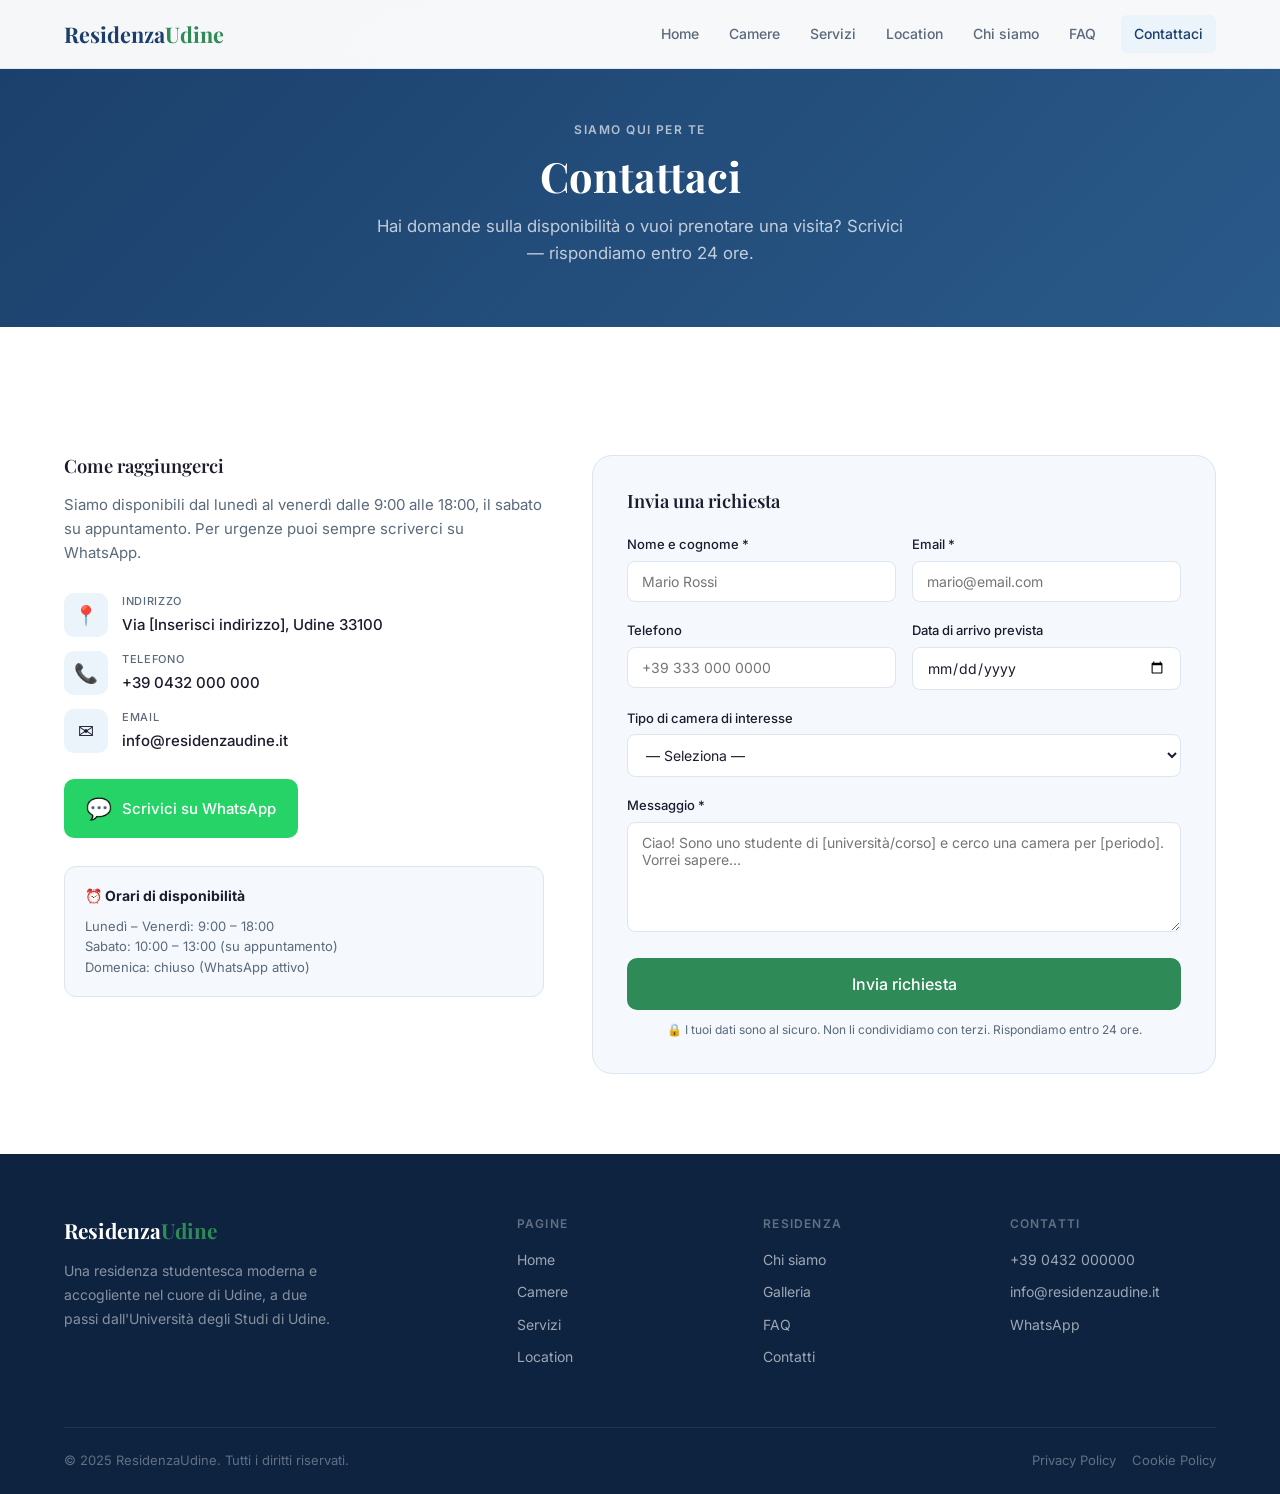
<file: contatti.html>
<!DOCTYPE html>
<html lang="it">
<head>
  <meta charset="UTF-8" />
  <meta name="viewport" content="width=device-width, initial-scale=1.0" />
  <title>Contatti — ResidenzaUdine</title>
  <meta name="description" content="Contatta ResidenzaUdine per informazioni su camere e disponibilità. Rispondiamo entro 24 ore via email, telefono o WhatsApp." />
  <link rel="stylesheet" href="css/style.css" />
</head>
<body>

<nav class="nav">
  <div class="nav-inner">
    <a href="index.html" class="nav-logo">Residenza<span>Udine</span></a>
    <div class="nav-links">
      <a href="index.html">Home</a>
      <a href="camere.html">Camere</a>
      <a href="servizi.html">Servizi</a>
      <a href="location.html">Location</a>
      <a href="about.html">Chi siamo</a>
      <a href="faq.html">FAQ</a>
      <a href="contatti.html" class="btn btn-primario nav-cta attivo">Contattaci</a>
    </div>
    <button class="hamburger" id="hamburger" aria-label="Menu">
      <span></span><span></span><span></span>
    </button>
  </div>
  <div class="nav-mobile" id="nav-mobile">
    <a href="index.html">Home</a>
    <a href="camere.html">Camere</a>
    <a href="servizi.html">Servizi</a>
    <a href="location.html">Location</a>
    <a href="about.html">Chi siamo</a>
    <a href="faq.html">FAQ</a>
    <a href="contatti.html" class="btn btn-primario nav-cta-mobile">Contattaci</a>
  </div>
</nav>

<div class="hero-pagina">
  <span class="eyebrow eyebrow-white">Siamo qui per te</span>
  <h1>Contattaci</h1>
  <p>Hai domande sulla disponibilità o vuoi prenotare una visita? Scrivici — rispondiamo entro 24 ore.</p>
</div>

<section class="sezione">
  <div class="container">
    <div class="contatti-grid">

      <div class="contatti-info">
        <h3>Come raggiungerci</h3>
        <p>Siamo disponibili dal lunedì al venerdì dalle 9:00 alle 18:00, il sabato su appuntamento. Per urgenze puoi sempre scriverci su WhatsApp.</p>

        <div class="contatto-dettagli">
          <div class="contatto-item">
            <div class="contatto-icon">📍</div>
            <div>
              <div class="contatto-label">Indirizzo</div>
              <!-- Sostituisci con l'indirizzo reale -->
              <div class="contatto-valore">Via [Inserisci indirizzo], Udine 33100</div>
            </div>
          </div>
          <div class="contatto-item">
            <div class="contatto-icon">📞</div>
            <div>
              <div class="contatto-label">Telefono</div>
              <!-- Sostituisci con il numero reale -->
              <div class="contatto-valore">+39 0432 000 000</div>
            </div>
          </div>
          <div class="contatto-item">
            <div class="contatto-icon">✉️</div>
            <div>
              <div class="contatto-label">Email</div>
              <!-- Sostituisci con l'email reale -->
              <div class="contatto-valore">info@residenzaudine.it</div>
            </div>
          </div>
        </div>

        <!-- Bottone WhatsApp - sostituisci il numero -->
        <a href="https://wa.me/39000000000?text=Ciao!%20Vorrei%20informazioni%20sulle%20camere%20disponibili." class="whatsapp-btn">
          <span style="font-size:1.3rem;">💬</span>
          Scrivici su WhatsApp
        </a>

        <div class="orari">
          <h4>⏰ Orari di disponibilità</h4>
          <p>Lunedì – Venerdì: 9:00 – 18:00<br/>
          Sabato: 10:00 – 13:00 (su appuntamento)<br/>
          Domenica: chiuso (WhatsApp attivo)</p>
        </div>
      </div>

      <div class="form-card">
        <h3>Invia una richiesta</h3>
        <!-- 
          COME RENDERE IL FORM FUNZIONANTE:
          Opzione 1: usa Formspree.io (gratuito) — aggiungi action="https://formspree.io/f/TUOID"
          Opzione 2: usa Netlify Forms — aggiungi netlify all'attributo <form>
          Opzione 3: collega a un backend personalizzato
        -->
        <form id="form-contatto" onsubmit="inviaForm(event)">
          <div class="form-riga">
            <div class="form-group">
              <label for="nome">Nome e cognome *</label>
              <input type="text" id="nome" name="nome" placeholder="Mario Rossi" required />
            </div>
            <div class="form-group">
              <label for="email">Email *</label>
              <input type="email" id="email" name="email" placeholder="mario@email.com" required />
            </div>
          </div>
          <div class="form-riga">
            <div class="form-group">
              <label for="telefono">Telefono</label>
              <input type="tel" id="telefono" name="telefono" placeholder="+39 333 000 0000" />
            </div>
            <div class="form-group">
              <label for="arrivo">Data di arrivo prevista</label>
              <input type="date" id="arrivo" name="arrivo" />
            </div>
          </div>
          <div class="form-group">
            <label for="tipo-camera">Tipo di camera di interesse</label>
            <select id="tipo-camera" name="tipo-camera">
              <option value="">— Seleziona —</option>
              <option value="singola">Camera singola (da €450/mese)</option>
              <option value="doppia">Camera doppia (da €320/mese a persona)</option>
              <option value="monolocale">Monolocale (da €550/mese)</option>
              <option value="non-so">Non so ancora — vorrei informazioni</option>
            </select>
          </div>
          <div class="form-group">
            <label for="messaggio">Messaggio *</label>
            <textarea id="messaggio" name="messaggio" placeholder="Ciao! Sono uno studente di [università/corso] e cerco una camera per [periodo]. Vorrei sapere..." required></textarea>
          </div>
          <button type="submit" class="btn btn-primario btn-lg btn-full">
            Invia richiesta
          </button>
          <p class="form-nota">🔒 I tuoi dati sono al sicuro. Non li condividiamo con terzi. Rispondiamo entro 24 ore.</p>
        </form>
        <div id="form-successo" style="display:none;text-align:center;padding:30px 0;">
          <div style="font-size:3rem;margin-bottom:12px;">✅</div>
          <h3 style="margin-bottom:8px;">Messaggio inviato!</h3>
          <p style="color:var(--testo-light);">Ti risponderemo entro 24 ore. A presto!</p>
        </div>
      </div>

    </div>
  </div>
</section>

<footer class="footer">
  <div class="container">
    <div class="footer-griglia">
      <div class="footer-brand">
        <div class="footer-logo">Residenza<span>Udine</span></div>
        <p>Una residenza studentesca moderna e accogliente nel cuore di Udine, a due passi dall'Università degli Studi di Udine.</p>
      </div>
      <div class="footer-col">
        <h4>Pagine</h4>
        <a href="index.html">Home</a>
        <a href="camere.html">Camere</a>
        <a href="servizi.html">Servizi</a>
        <a href="location.html">Location</a>
      </div>
      <div class="footer-col">
        <h4>Residenza</h4>
        <a href="about.html">Chi siamo</a>
        <a href="galleria.html">Galleria</a>
        <a href="faq.html">FAQ</a>
        <a href="contatti.html">Contatti</a>
      </div>
      <div class="footer-col">
        <h4>Contatti</h4>
        <a href="tel:+390432000000">+39 0432 000000</a>
        <a href="mailto:info@residenzaudine.it">info@residenzaudine.it</a>
        <a href="https://wa.me/39000000000">WhatsApp</a>
      </div>
    </div>
    <div class="footer-bottom">
      <span>© 2025 ResidenzaUdine. Tutti i diritti riservati.</span>
      <div style="display:flex;gap:16px;"><a href="#">Privacy Policy</a><a href="#">Cookie Policy</a></div>
    </div>
  </div>
</footer>

<script src="js/main.js"></script>
<script>
// Form demo (mostra conferma senza inviare davvero)
// Sostituisci con Formspree, Netlify Forms o il tuo backend
function inviaForm(e) {
  e.preventDefault();
  document.getElementById('form-contatto').style.display = 'none';
  document.getElementById('form-successo').style.display = 'block';
}
</script>
</body>
</html>
</file>
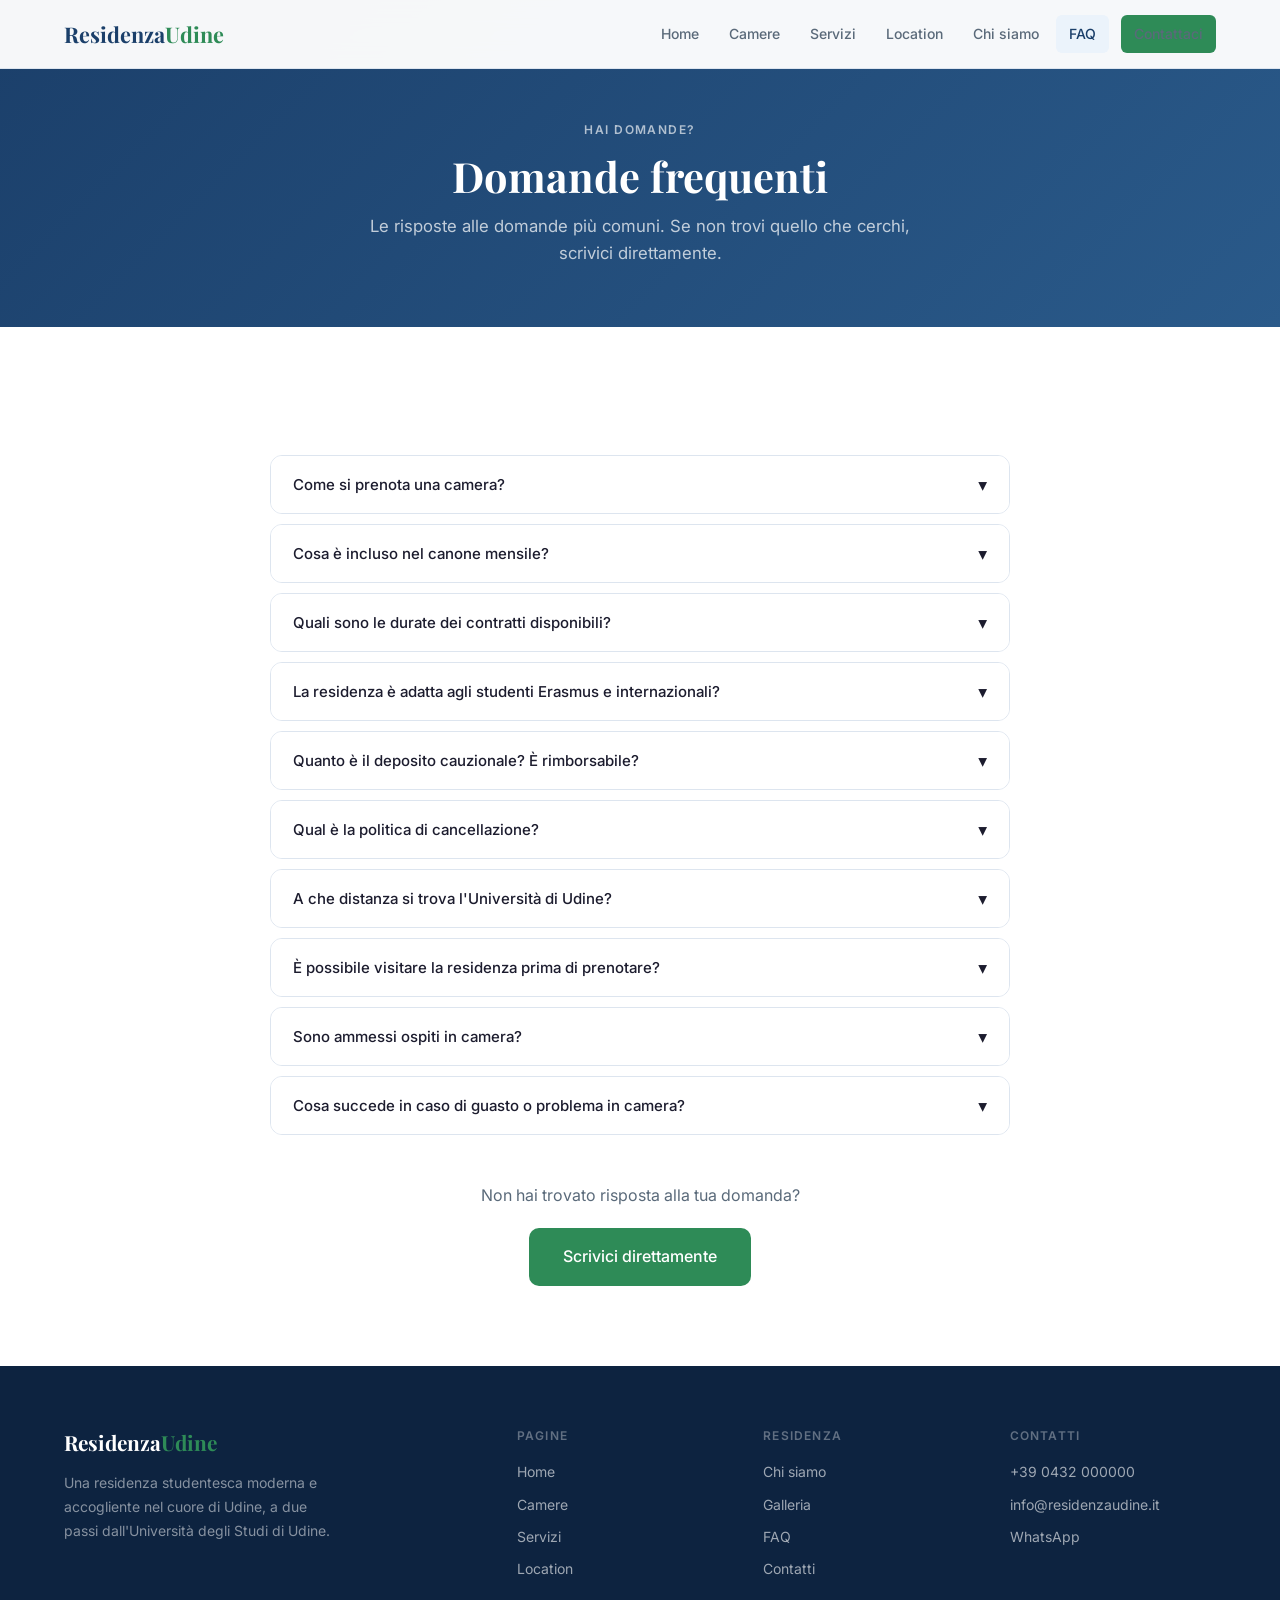
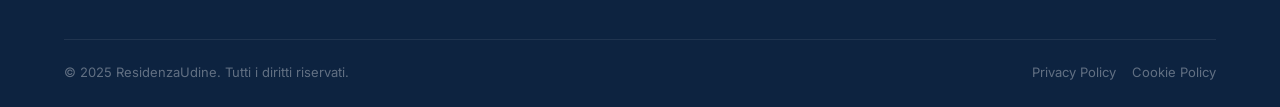
<file: faq.html>
<!DOCTYPE html>
<html lang="it">
<head>
  <meta charset="UTF-8" />
  <meta name="viewport" content="width=device-width, initial-scale=1.0" />
  <title>FAQ — ResidenzaUdine</title>
  <meta name="description" content="Domande frequenti sulla residenza studentesca di Udine: prenotazione, prezzi, contratti, servizi e molto altro." />
  <link rel="stylesheet" href="css/style.css" />
</head>
<body>

<nav class="nav">
  <div class="nav-inner">
    <a href="index.html" class="nav-logo">Residenza<span>Udine</span></a>
    <div class="nav-links">
      <a href="index.html">Home</a>
      <a href="camere.html">Camere</a>
      <a href="servizi.html">Servizi</a>
      <a href="location.html">Location</a>
      <a href="about.html">Chi siamo</a>
      <a href="faq.html" class="attivo">FAQ</a>
      <a href="contatti.html" class="btn btn-primario nav-cta">Contattaci</a>
    </div>
    <button class="hamburger" id="hamburger" aria-label="Menu">
      <span></span><span></span><span></span>
    </button>
  </div>
  <div class="nav-mobile" id="nav-mobile">
    <a href="index.html">Home</a>
    <a href="camere.html">Camere</a>
    <a href="servizi.html">Servizi</a>
    <a href="location.html">Location</a>
    <a href="about.html">Chi siamo</a>
    <a href="faq.html">FAQ</a>
    <a href="contatti.html" class="btn btn-primario nav-cta-mobile">Contattaci</a>
  </div>
</nav>

<div class="hero-pagina">
  <span class="eyebrow eyebrow-white">Hai domande?</span>
  <h1>Domande frequenti</h1>
  <p>Le risposte alle domande più comuni. Se non trovi quello che cerchi, scrivici direttamente.</p>
</div>

<section class="sezione">
  <div class="container">
    <div class="faq-lista">

      <div class="faq-item">
        <button class="faq-domanda">
          Come si prenota una camera?
          <span class="faq-chevron">▾</span>
        </button>
        <div class="faq-risposta">
          Per prenotare una camera è sufficiente compilare il modulo di contatto sul nostro sito o scriverci via WhatsApp. Ti risponderemo entro 24 ore per confermare la disponibilità e concordare un appuntamento — in presenza o in videochiamata — per visionare la camera. Dopodiché procederemo con la firma del contratto e il versamento della caparra.
        </div>
      </div>

      <div class="faq-item">
        <button class="faq-domanda">
          Cosa è incluso nel canone mensile?
          <span class="faq-chevron">▾</span>
        </button>
        <div class="faq-risposta">
          Il canone mensile include: WiFi in fibra ottica senza limiti, utenze (acqua, luce, gas, riscaldamento), pulizia degli spazi comuni, accesso alle sale studio, cucine condivise, lavanderia e parcheggio bici. Non ci sono costi nascosti.
        </div>
      </div>

      <div class="faq-item">
        <button class="faq-domanda">
          Quali sono le durate dei contratti disponibili?
          <span class="faq-chevron">▾</span>
        </button>
        <div class="faq-risposta">
          Offriamo contratti con diverse durate: contratti annuali (12 mesi), contratti per l'anno accademico (9-10 mesi) e soggiorni brevi da 3 a 6 mesi, ideali per programmi Erasmus e tirocini. Contattaci per sapere qual è la soluzione disponibile nel periodo che ti interessa.
        </div>
      </div>

      <div class="faq-item">
        <button class="faq-domanda">
          La residenza è adatta agli studenti Erasmus e internazionali?
          <span class="faq-chevron">▾</span>
        </button>
        <div class="faq-risposta">
          Assolutamente sì. Accogliamo studenti da tutto il mondo ogni anno. Il nostro staff parla italiano e inglese e siamo esperti nell'aiutare gli studenti stranieri con la burocrazia italiana: codice fiscale, registrazione al Comune, apertura di conto bancario e molto altro. Sei il benvenuto anche se è la prima volta che vieni in Italia.
        </div>
      </div>

      <div class="faq-item">
        <button class="faq-domanda">
          Quanto è il deposito cauzionale? È rimborsabile?
          <span class="faq-chevron">▾</span>
        </button>
        <div class="faq-risposta">
          Il deposito cauzionale è pari a due mensilità del canone concordato. Viene restituito integralmente alla fine del contratto, previa verifica dello stato della camera. Il rimborso avviene entro 30 giorni dalla restituzione delle chiavi.
        </div>
      </div>

      <div class="faq-item">
        <button class="faq-domanda">
          Qual è la politica di cancellazione?
          <span class="faq-chevron">▾</span>
        </button>
        <div class="faq-risposta">
          In caso di disdetta anticipata, è necessario un preavviso di almeno 30 giorni. Per i contratti brevi (3-6 mesi) il preavviso è di 15 giorni. In caso di disdetta senza preavviso, verrà trattenuta una mensilità a titolo di penale. Contattaci per discutere situazioni particolari.
        </div>
      </div>

      <div class="faq-item">
        <button class="faq-domanda">
          A che distanza si trova l'Università di Udine?
          <span class="faq-chevron">▾</span>
        </button>
        <div class="faq-risposta">
          Il campus principale di UniUD (Via Palladio) si trova a circa 5 minuti a piedi dalla residenza. Il campus scientifico di Via delle Scienze è raggiungibile in 10 minuti in bici. La nostra posizione è studiata per minimizzare i tempi di spostamento e massimizzare il tempo da dedicare allo studio e alla vita universitaria.
        </div>
      </div>

      <div class="faq-item">
        <button class="faq-domanda">
          È possibile visitare la residenza prima di prenotare?
          <span class="faq-chevron">▾</span>
        </button>
        <div class="faq-risposta">
          Certo, anzi te lo consigliamo! Puoi prenotare una visita gratuita scrivendo a info@residenzaudine.it o via WhatsApp. Se sei all'estero o non puoi venire di persona, organizziamo anche visite virtuali in videochiamata per mostrarti gli spazi in tempo reale.
        </div>
      </div>

      <div class="faq-item">
        <button class="faq-domanda">
          Sono ammessi ospiti in camera?
          <span class="faq-chevron">▾</span>
        </button>
        <div class="faq-risposta">
          Gli ospiti sono benvenuti negli spazi comuni della residenza durante il giorno. Per soggiorni notturni è necessario comunicarlo alla reception con anticipo e potrebbe essere applicata una piccola tariffa aggiuntiva. Non è consentito affittare la camera a terzi.
        </div>
      </div>

      <div class="faq-item">
        <button class="faq-domanda">
          Cosa succede in caso di guasto o problema in camera?
          <span class="faq-chevron">▾</span>
        </button>
        <div class="faq-risposta">
          Basta segnalarlo alla reception o tramite il nostro sistema di ticketing. Per guasti urgenti (acqua, riscaldamento, sicurezza) interveniamo entro poche ore. Per interventi di manutenzione ordinaria il tempo massimo è di 48 ore lavorative.
        </div>
      </div>

    </div>

    <div style="text-align:center;margin-top:48px;">
      <p style="color:var(--testo-light);margin-bottom:20px;">Non hai trovato risposta alla tua domanda?</p>
      <a href="contatti.html" class="btn btn-primario btn-lg">Scrivici direttamente</a>
    </div>
  </div>
</section>

<footer class="footer">
  <div class="container">
    <div class="footer-griglia">
      <div class="footer-brand">
        <div class="footer-logo">Residenza<span>Udine</span></div>
        <p>Una residenza studentesca moderna e accogliente nel cuore di Udine, a due passi dall'Università degli Studi di Udine.</p>
      </div>
      <div class="footer-col">
        <h4>Pagine</h4>
        <a href="index.html">Home</a>
        <a href="camere.html">Camere</a>
        <a href="servizi.html">Servizi</a>
        <a href="location.html">Location</a>
      </div>
      <div class="footer-col">
        <h4>Residenza</h4>
        <a href="about.html">Chi siamo</a>
        <a href="galleria.html">Galleria</a>
        <a href="faq.html">FAQ</a>
        <a href="contatti.html">Contatti</a>
      </div>
      <div class="footer-col">
        <h4>Contatti</h4>
        <a href="tel:+390432000000">+39 0432 000000</a>
        <a href="mailto:info@residenzaudine.it">info@residenzaudine.it</a>
        <a href="https://wa.me/39000000000">WhatsApp</a>
      </div>
    </div>
    <div class="footer-bottom">
      <span>© 2025 ResidenzaUdine. Tutti i diritti riservati.</span>
      <div style="display:flex;gap:16px;"><a href="#">Privacy Policy</a><a href="#">Cookie Policy</a></div>
    </div>
  </div>
</footer>

<script src="js/main.js"></script>
</body>
</html>
</file>
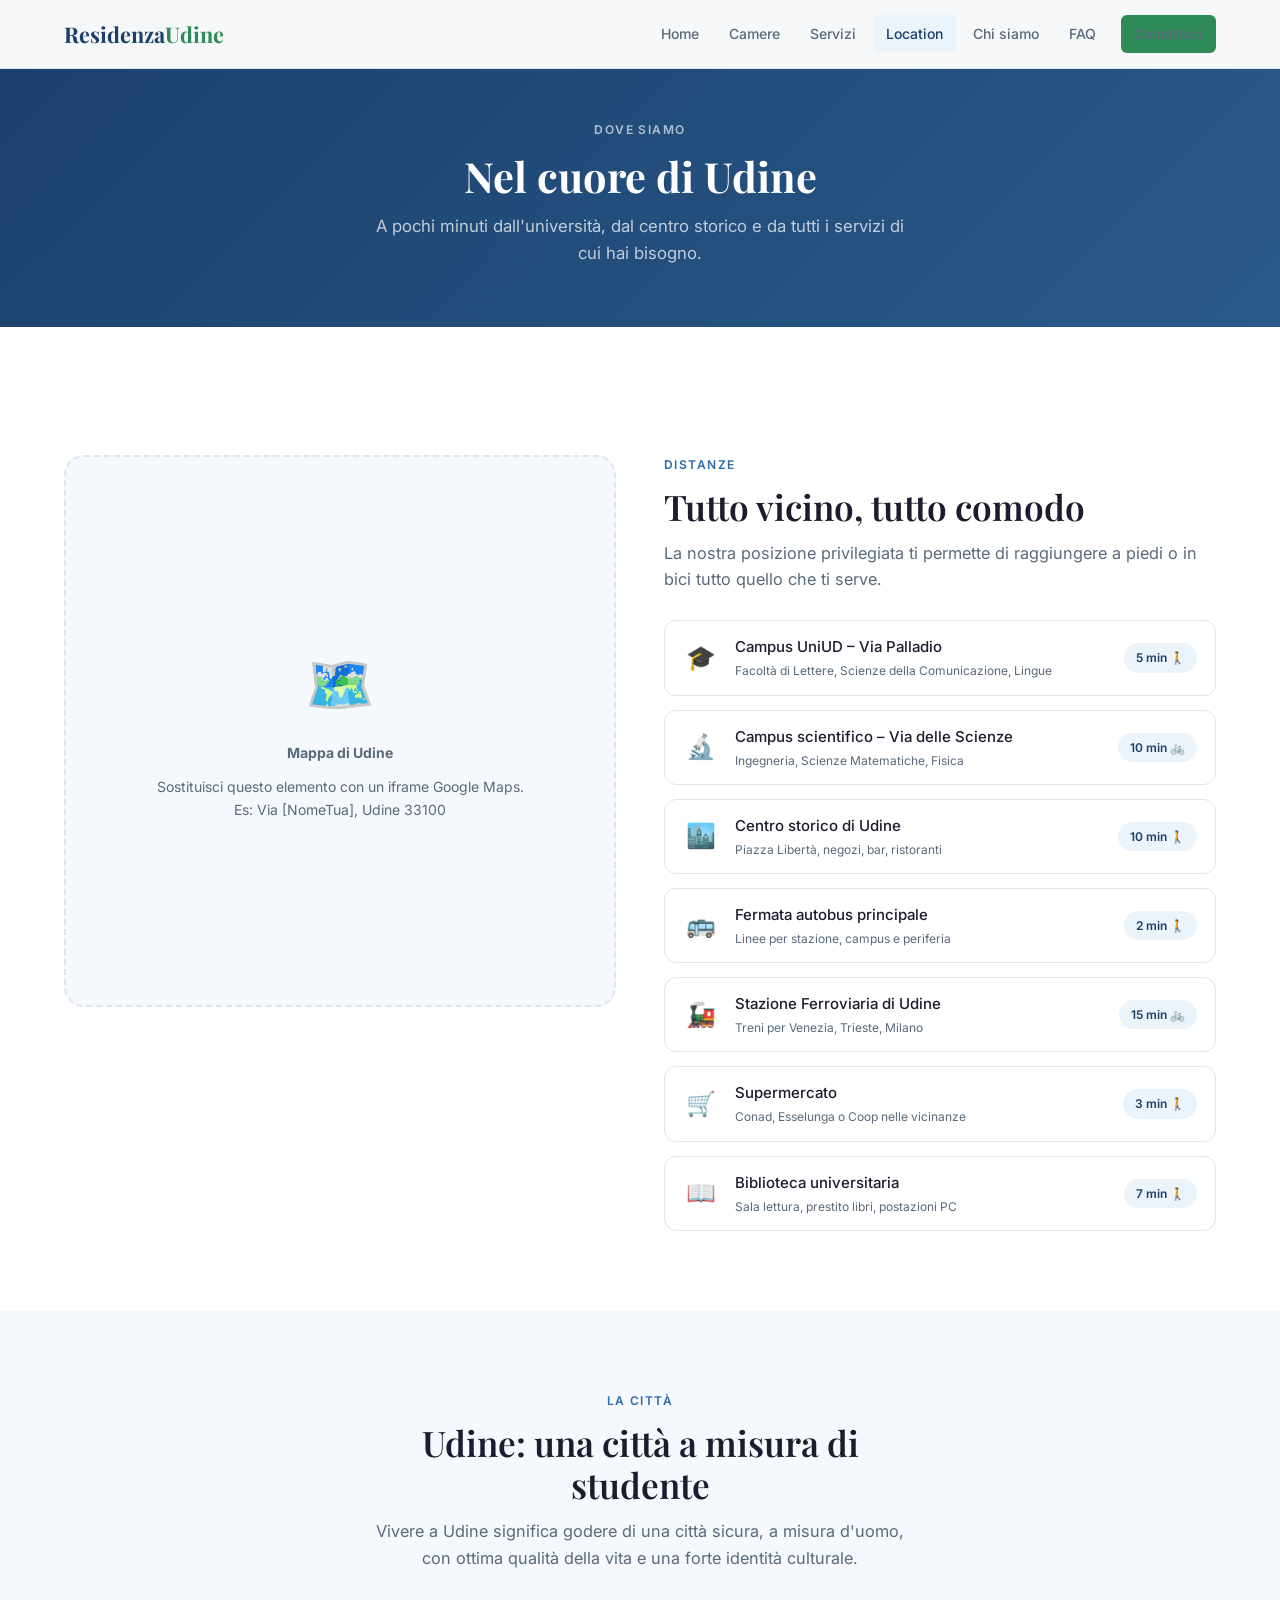
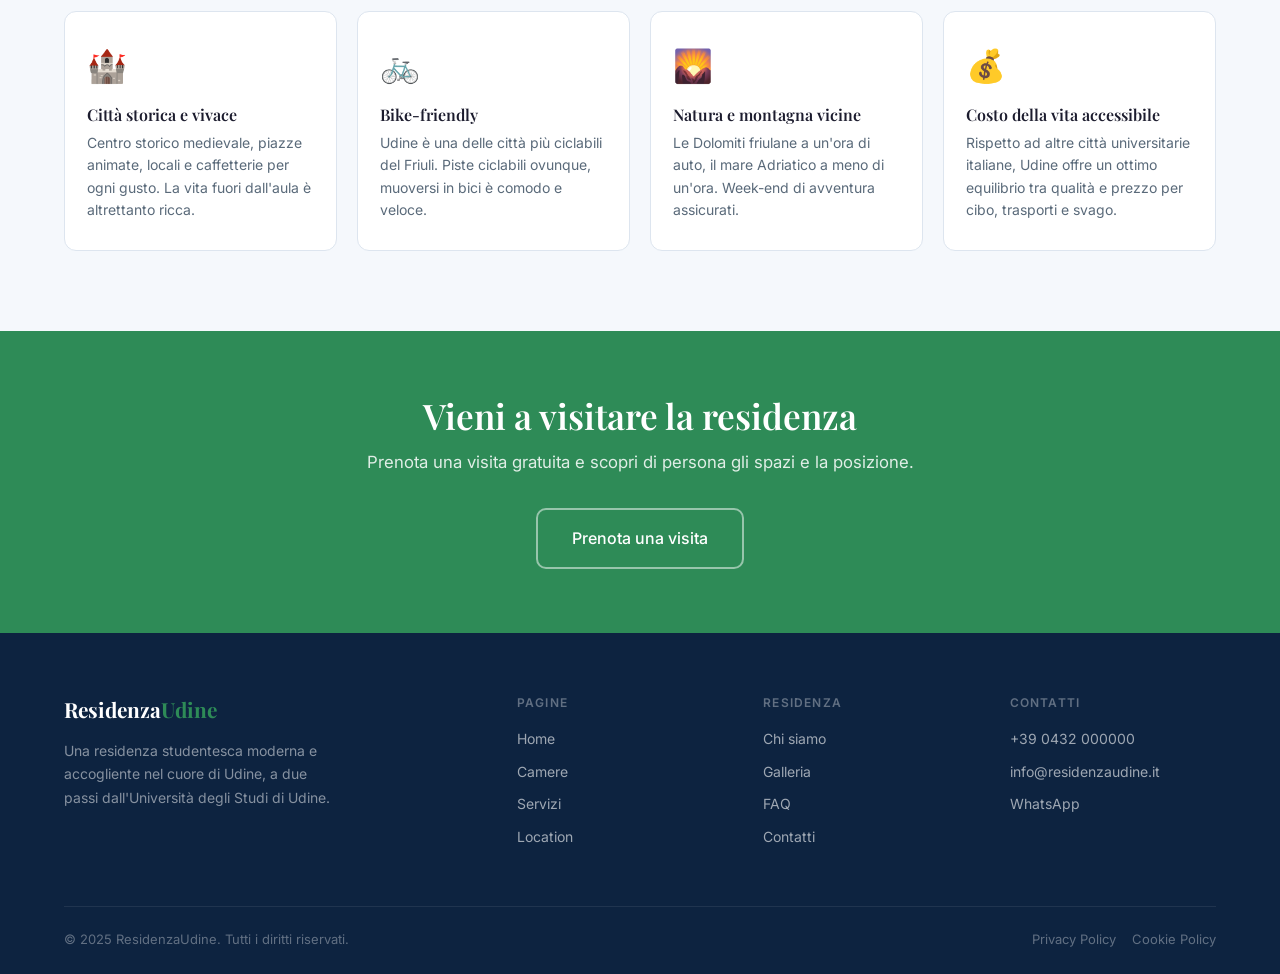
<file: location.html>
<!DOCTYPE html>
<html lang="it">
<head>
  <meta charset="UTF-8" />
  <meta name="viewport" content="width=device-width, initial-scale=1.0" />
  <title>Location — ResidenzaUdine</title>
  <meta name="description" content="La residenza si trova nel cuore di Udine, a 5 minuti dall'Università degli Studi di Udine. Scopri la posizione e i servizi nelle vicinanze." />
  <link rel="stylesheet" href="css/style.css" />
</head>
<body>

<nav class="nav">
  <div class="nav-inner">
    <a href="index.html" class="nav-logo">Residenza<span>Udine</span></a>
    <div class="nav-links">
      <a href="index.html">Home</a>
      <a href="camere.html">Camere</a>
      <a href="servizi.html">Servizi</a>
      <a href="location.html" class="attivo">Location</a>
      <a href="about.html">Chi siamo</a>
      <a href="faq.html">FAQ</a>
      <a href="contatti.html" class="btn btn-primario nav-cta">Contattaci</a>
    </div>
    <button class="hamburger" id="hamburger" aria-label="Menu">
      <span></span><span></span><span></span>
    </button>
  </div>
  <div class="nav-mobile" id="nav-mobile">
    <a href="index.html">Home</a>
    <a href="camere.html">Camere</a>
    <a href="servizi.html">Servizi</a>
    <a href="location.html">Location</a>
    <a href="about.html">Chi siamo</a>
    <a href="faq.html">FAQ</a>
    <a href="contatti.html" class="btn btn-primario nav-cta-mobile">Contattaci</a>
  </div>
</nav>

<div class="hero-pagina">
  <span class="eyebrow eyebrow-white">Dove siamo</span>
  <h1>Nel cuore di Udine</h1>
  <p>A pochi minuti dall'università, dal centro storico e da tutti i servizi di cui hai bisogno.</p>
</div>

<section class="sezione">
  <div class="container">
    <div class="location-grid">
      <div>
        <!-- Sostituisci questo div con un iframe Google Maps con il tuo indirizzo reale -->
        <div class="mappa-placeholder">
          <div class="mappa-placeholder-icon">🗺️</div>
          <strong>Mappa di Udine</strong>
          <p>Sostituisci questo elemento con un iframe Google Maps.<br/>Es: Via [NomeTua], Udine 33100</p>
          <!-- 
            COME AGGIUNGERE LA MAPPA:
            1. Vai su maps.google.com
            2. Cerca il tuo indirizzo
            3. Clicca "Condividi" → "Incorpora mappa"
            4. Copia l'iframe e incollalo qui al posto di questo div
          -->
        </div>
      </div>
      <div>
        <div class="sez-header" style="margin-bottom:28px;">
          <span class="eyebrow">Distanze</span>
          <h2>Tutto vicino, tutto comodo</h2>
          <p>La nostra posizione privilegiata ti permette di raggiungere a piedi o in bici tutto quello che ti serve.</p>
        </div>
        <div class="distanze">
          <div class="distanza-item">
            <div class="distanza-icon">🎓</div>
            <div>
              <div class="distanza-nome">Campus UniUD – Via Palladio</div>
              <div class="distanza-desc">Facoltà di Lettere, Scienze della Comunicazione, Lingue</div>
            </div>
            <div class="distanza-badge">5 min 🚶</div>
          </div>
          <div class="distanza-item">
            <div class="distanza-icon">🔬</div>
            <div>
              <div class="distanza-nome">Campus scientifico – Via delle Scienze</div>
              <div class="distanza-desc">Ingegneria, Scienze Matematiche, Fisica</div>
            </div>
            <div class="distanza-badge">10 min 🚲</div>
          </div>
          <div class="distanza-item">
            <div class="distanza-icon">🏙️</div>
            <div>
              <div class="distanza-nome">Centro storico di Udine</div>
              <div class="distanza-desc">Piazza Libertà, negozi, bar, ristoranti</div>
            </div>
            <div class="distanza-badge">10 min 🚶</div>
          </div>
          <div class="distanza-item">
            <div class="distanza-icon">🚌</div>
            <div>
              <div class="distanza-nome">Fermata autobus principale</div>
              <div class="distanza-desc">Linee per stazione, campus e periferia</div>
            </div>
            <div class="distanza-badge">2 min 🚶</div>
          </div>
          <div class="distanza-item">
            <div class="distanza-icon">🚂</div>
            <div>
              <div class="distanza-nome">Stazione Ferroviaria di Udine</div>
              <div class="distanza-desc">Treni per Venezia, Trieste, Milano</div>
            </div>
            <div class="distanza-badge">15 min 🚲</div>
          </div>
          <div class="distanza-item">
            <div class="distanza-icon">🛒</div>
            <div>
              <div class="distanza-nome">Supermercato</div>
              <div class="distanza-desc">Conad, Esselunga o Coop nelle vicinanze</div>
            </div>
            <div class="distanza-badge">3 min 🚶</div>
          </div>
          <div class="distanza-item">
            <div class="distanza-icon">📖</div>
            <div>
              <div class="distanza-nome">Biblioteca universitaria</div>
              <div class="distanza-desc">Sala lettura, prestito libri, postazioni PC</div>
            </div>
            <div class="distanza-badge">7 min 🚶</div>
          </div>
        </div>
      </div>
    </div>
  </div>
</section>

<section class="sezione sezione-alt">
  <div class="container">
    <div class="sez-header centro">
      <span class="eyebrow">La città</span>
      <h2>Udine: una città a misura di studente</h2>
      <p>Vivere a Udine significa godere di una città sicura, a misura d'uomo, con ottima qualità della vita e una forte identità culturale.</p>
    </div>
    <div class="perche-grid" style="margin-top:40px;">
      <div class="perche-card">
        <div class="perche-icon">🏰</div>
        <h3>Città storica e vivace</h3>
        <p>Centro storico medievale, piazze animate, locali e caffetterie per ogni gusto. La vita fuori dall'aula è altrettanto ricca.</p>
      </div>
      <div class="perche-card">
        <div class="perche-icon">🚲</div>
        <h3>Bike-friendly</h3>
        <p>Udine è una delle città più ciclabili del Friuli. Piste ciclabili ovunque, muoversi in bici è comodo e veloce.</p>
      </div>
      <div class="perche-card">
        <div class="perche-icon">🌄</div>
        <h3>Natura e montagna vicine</h3>
        <p>Le Dolomiti friulane a un'ora di auto, il mare Adriatico a meno di un'ora. Week-end di avventura assicurati.</p>
      </div>
      <div class="perche-card">
        <div class="perche-icon">💰</div>
        <h3>Costo della vita accessibile</h3>
        <p>Rispetto ad altre città universitarie italiane, Udine offre un ottimo equilibrio tra qualità e prezzo per cibo, trasporti e svago.</p>
      </div>
    </div>
  </div>
</section>

<section class="fascia-cta">
  <div class="container">
    <h2>Vieni a visitare la residenza</h2>
    <p>Prenota una visita gratuita e scopri di persona gli spazi e la posizione.</p>
    <div class="fascia-cta-azioni">
      <a href="contatti.html" class="btn btn-outline-white btn-lg">Prenota una visita</a>
    </div>
  </div>
</section>

<footer class="footer">
  <div class="container">
    <div class="footer-griglia">
      <div class="footer-brand">
        <div class="footer-logo">Residenza<span>Udine</span></div>
        <p>Una residenza studentesca moderna e accogliente nel cuore di Udine, a due passi dall'Università degli Studi di Udine.</p>
      </div>
      <div class="footer-col">
        <h4>Pagine</h4>
        <a href="index.html">Home</a>
        <a href="camere.html">Camere</a>
        <a href="servizi.html">Servizi</a>
        <a href="location.html">Location</a>
      </div>
      <div class="footer-col">
        <h4>Residenza</h4>
        <a href="about.html">Chi siamo</a>
        <a href="galleria.html">Galleria</a>
        <a href="faq.html">FAQ</a>
        <a href="contatti.html">Contatti</a>
      </div>
      <div class="footer-col">
        <h4>Contatti</h4>
        <a href="tel:+390432000000">+39 0432 000000</a>
        <a href="mailto:info@residenzaudine.it">info@residenzaudine.it</a>
        <a href="https://wa.me/39000000000">WhatsApp</a>
      </div>
    </div>
    <div class="footer-bottom">
      <span>© 2025 ResidenzaUdine. Tutti i diritti riservati.</span>
      <div style="display:flex;gap:16px;"><a href="#">Privacy Policy</a><a href="#">Cookie Policy</a></div>
    </div>
  </div>
</footer>

<script src="js/main.js"></script>
</body>
</html>
</file>
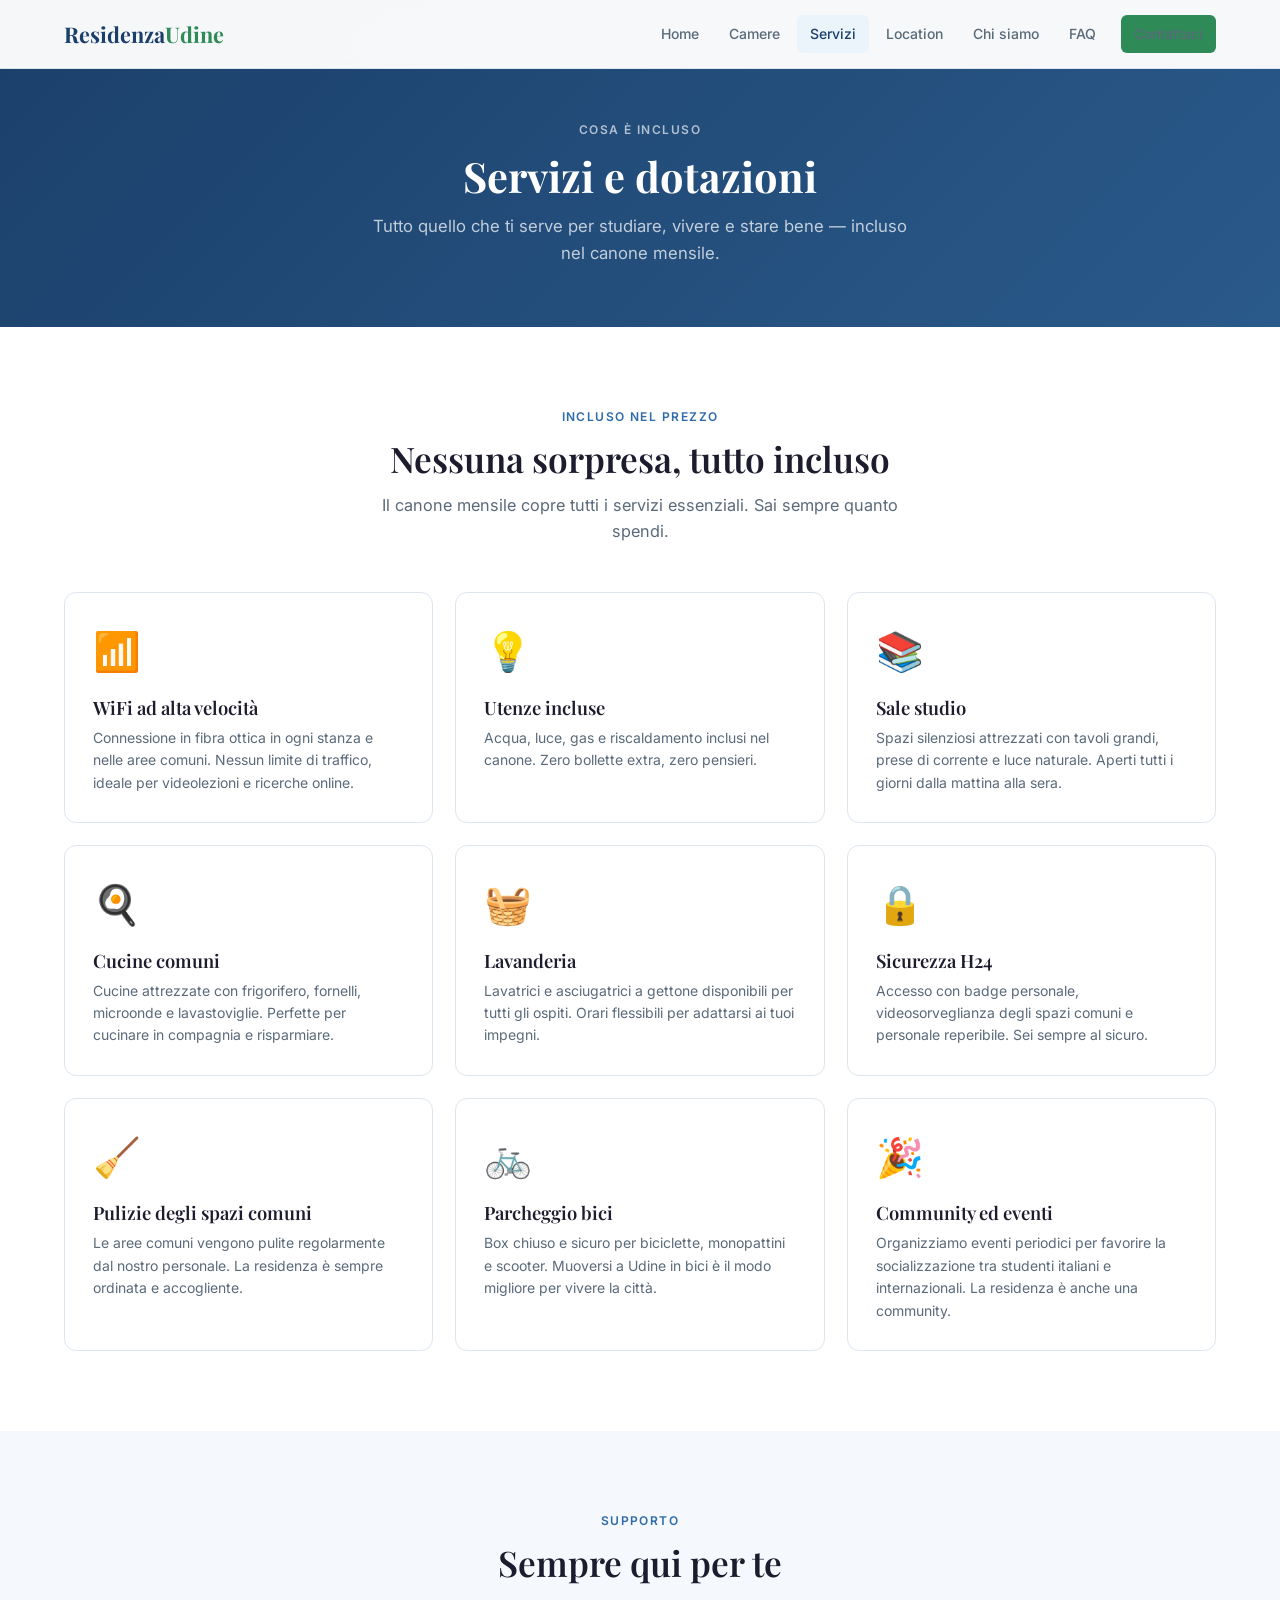
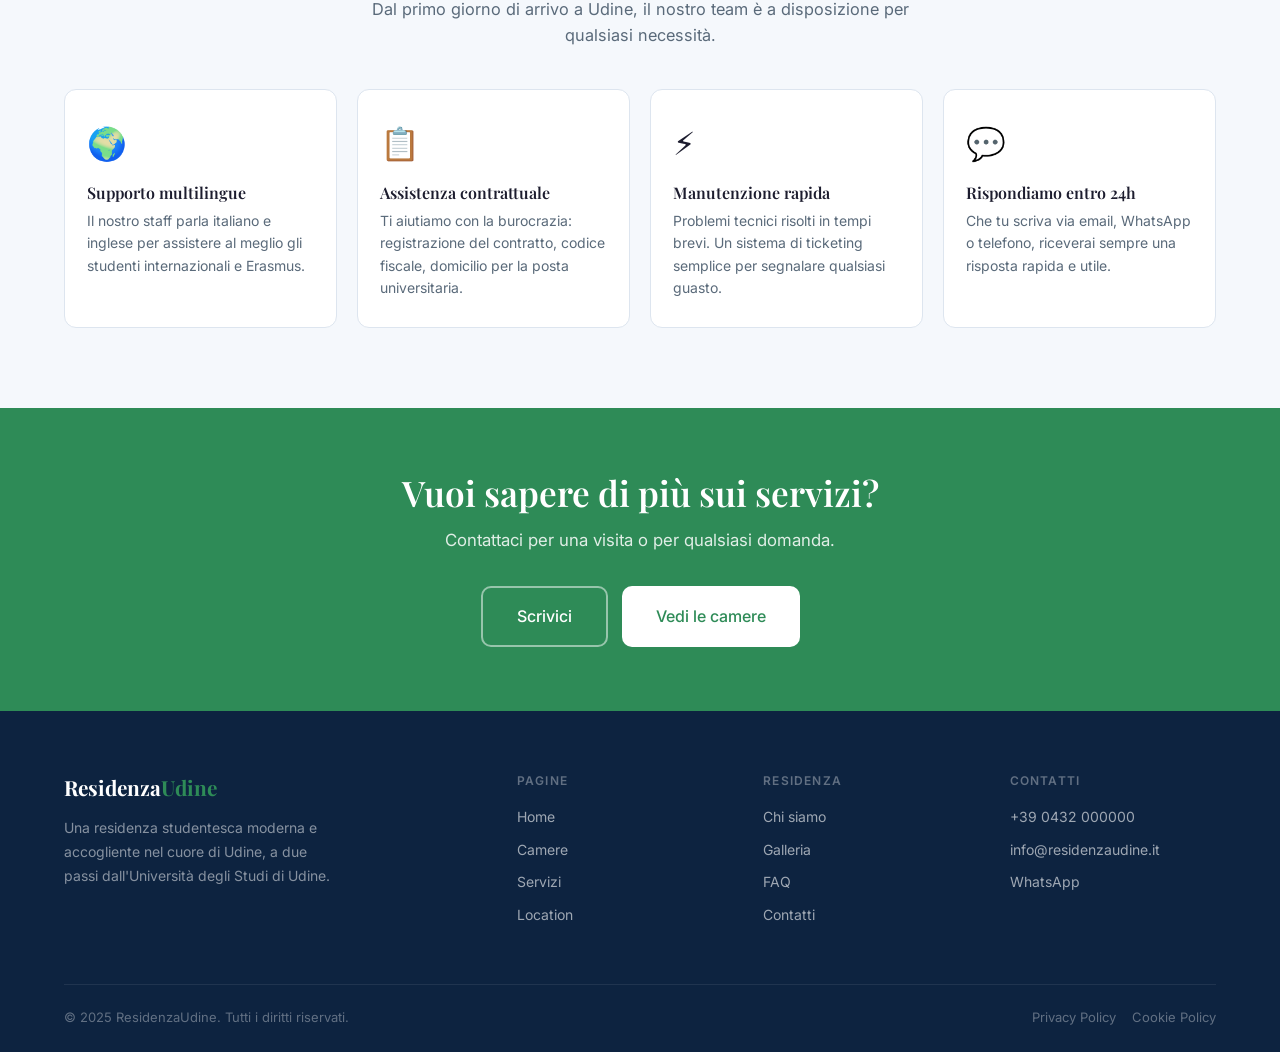
<file: servizi.html>
<!DOCTYPE html>
<html lang="it">
<head>
  <meta charset="UTF-8" />
  <meta name="viewport" content="width=device-width, initial-scale=1.0" />
  <title>Servizi — ResidenzaUdine</title>
  <meta name="description" content="Tutti i servizi inclusi nella residenza studentesca di Udine: WiFi, utenze, sale studio, lavanderia, sicurezza e molto altro." />
  <link rel="stylesheet" href="css/style.css" />
</head>
<body>

<nav class="nav">
  <div class="nav-inner">
    <a href="index.html" class="nav-logo">Residenza<span>Udine</span></a>
    <div class="nav-links">
      <a href="index.html">Home</a>
      <a href="camere.html">Camere</a>
      <a href="servizi.html" class="attivo">Servizi</a>
      <a href="location.html">Location</a>
      <a href="about.html">Chi siamo</a>
      <a href="faq.html">FAQ</a>
      <a href="contatti.html" class="btn btn-primario nav-cta">Contattaci</a>
    </div>
    <button class="hamburger" id="hamburger" aria-label="Menu">
      <span></span><span></span><span></span>
    </button>
  </div>
  <div class="nav-mobile" id="nav-mobile">
    <a href="index.html">Home</a>
    <a href="camere.html">Camere</a>
    <a href="servizi.html">Servizi</a>
    <a href="location.html">Location</a>
    <a href="about.html">Chi siamo</a>
    <a href="faq.html">FAQ</a>
    <a href="contatti.html" class="btn btn-primario nav-cta-mobile">Contattaci</a>
  </div>
</nav>

<div class="hero-pagina">
  <span class="eyebrow eyebrow-white">Cosa è incluso</span>
  <h1>Servizi e dotazioni</h1>
  <p>Tutto quello che ti serve per studiare, vivere e stare bene — incluso nel canone mensile.</p>
</div>

<section class="sezione">
  <div class="container">
    <div class="sez-header centro" style="margin-bottom:0">
      <span class="eyebrow">Incluso nel prezzo</span>
      <h2>Nessuna sorpresa, tutto incluso</h2>
      <p>Il canone mensile copre tutti i servizi essenziali. Sai sempre quanto spendi.</p>
    </div>
    <div class="servizi-grid">
      <div class="servizio-card">
        <div class="servizio-card-icon">📶</div>
        <h3>WiFi ad alta velocità</h3>
        <p>Connessione in fibra ottica in ogni stanza e nelle aree comuni. Nessun limite di traffico, ideale per videolezioni e ricerche online.</p>
      </div>
      <div class="servizio-card">
        <div class="servizio-card-icon">💡</div>
        <h3>Utenze incluse</h3>
        <p>Acqua, luce, gas e riscaldamento inclusi nel canone. Zero bollette extra, zero pensieri.</p>
      </div>
      <div class="servizio-card">
        <div class="servizio-card-icon">📚</div>
        <h3>Sale studio</h3>
        <p>Spazi silenziosi attrezzati con tavoli grandi, prese di corrente e luce naturale. Aperti tutti i giorni dalla mattina alla sera.</p>
      </div>
      <div class="servizio-card">
        <div class="servizio-card-icon">🍳</div>
        <h3>Cucine comuni</h3>
        <p>Cucine attrezzate con frigorifero, fornelli, microonde e lavastoviglie. Perfette per cucinare in compagnia e risparmiare.</p>
      </div>
      <div class="servizio-card">
        <div class="servizio-card-icon">🧺</div>
        <h3>Lavanderia</h3>
        <p>Lavatrici e asciugatrici a gettone disponibili per tutti gli ospiti. Orari flessibili per adattarsi ai tuoi impegni.</p>
      </div>
      <div class="servizio-card">
        <div class="servizio-card-icon">🔒</div>
        <h3>Sicurezza H24</h3>
        <p>Accesso con badge personale, videosorveglianza degli spazi comuni e personale reperibile. Sei sempre al sicuro.</p>
      </div>
      <div class="servizio-card">
        <div class="servizio-card-icon">🧹</div>
        <h3>Pulizie degli spazi comuni</h3>
        <p>Le aree comuni vengono pulite regolarmente dal nostro personale. La residenza è sempre ordinata e accogliente.</p>
      </div>
      <div class="servizio-card">
        <div class="servizio-card-icon">🚲</div>
        <h3>Parcheggio bici</h3>
        <p>Box chiuso e sicuro per biciclette, monopattini e scooter. Muoversi a Udine in bici è il modo migliore per vivere la città.</p>
      </div>
      <div class="servizio-card">
        <div class="servizio-card-icon">🎉</div>
        <h3>Community ed eventi</h3>
        <p>Organizziamo eventi periodici per favorire la socializzazione tra studenti italiani e internazionali. La residenza è anche una community.</p>
      </div>
    </div>
  </div>
</section>

<section class="sezione sezione-alt">
  <div class="container">
    <div class="sez-header centro">
      <span class="eyebrow">Supporto</span>
      <h2>Sempre qui per te</h2>
      <p>Dal primo giorno di arrivo a Udine, il nostro team è a disposizione per qualsiasi necessità.</p>
    </div>
    <div class="perche-grid" style="margin-top:40px;">
      <div class="perche-card">
        <div class="perche-icon">🌍</div>
        <h3>Supporto multilingue</h3>
        <p>Il nostro staff parla italiano e inglese per assistere al meglio gli studenti internazionali e Erasmus.</p>
      </div>
      <div class="perche-card">
        <div class="perche-icon">📋</div>
        <h3>Assistenza contrattuale</h3>
        <p>Ti aiutiamo con la burocrazia: registrazione del contratto, codice fiscale, domicilio per la posta universitaria.</p>
      </div>
      <div class="perche-card">
        <div class="perche-icon">⚡</div>
        <h3>Manutenzione rapida</h3>
        <p>Problemi tecnici risolti in tempi brevi. Un sistema di ticketing semplice per segnalare qualsiasi guasto.</p>
      </div>
      <div class="perche-card">
        <div class="perche-icon">💬</div>
        <h3>Rispondiamo entro 24h</h3>
        <p>Che tu scriva via email, WhatsApp o telefono, riceverai sempre una risposta rapida e utile.</p>
      </div>
    </div>
  </div>
</section>

<section class="fascia-cta">
  <div class="container">
    <h2>Vuoi sapere di più sui servizi?</h2>
    <p>Contattaci per una visita o per qualsiasi domanda.</p>
    <div class="fascia-cta-azioni">
      <a href="contatti.html" class="btn btn-outline-white btn-lg">Scrivici</a>
      <a href="camere.html" class="btn btn-lg" style="background:white;color:#2E8B57;">Vedi le camere</a>
    </div>
  </div>
</section>

<footer class="footer">
  <div class="container">
    <div class="footer-griglia">
      <div class="footer-brand">
        <div class="footer-logo">Residenza<span>Udine</span></div>
        <p>Una residenza studentesca moderna e accogliente nel cuore di Udine, a due passi dall'Università degli Studi di Udine.</p>
      </div>
      <div class="footer-col">
        <h4>Pagine</h4>
        <a href="index.html">Home</a>
        <a href="camere.html">Camere</a>
        <a href="servizi.html">Servizi</a>
        <a href="location.html">Location</a>
      </div>
      <div class="footer-col">
        <h4>Residenza</h4>
        <a href="about.html">Chi siamo</a>
        <a href="galleria.html">Galleria</a>
        <a href="faq.html">FAQ</a>
        <a href="contatti.html">Contatti</a>
      </div>
      <div class="footer-col">
        <h4>Contatti</h4>
        <a href="tel:+390432000000">+39 0432 000000</a>
        <a href="mailto:info@residenzaudine.it">info@residenzaudine.it</a>
        <a href="https://wa.me/39000000000">WhatsApp</a>
      </div>
    </div>
    <div class="footer-bottom">
      <span>© 2025 ResidenzaUdine. Tutti i diritti riservati.</span>
      <div style="display:flex;gap:16px;"><a href="#">Privacy Policy</a><a href="#">Cookie Policy</a></div>
    </div>
  </div>
</footer>

<script src="js/main.js"></script>
</body>
</html>
</file>
<file: css/style.css>
/* ============================================
   RESIDENZA UDINE — style.css
   Modifica i colori in :root per personalizzare
   ============================================ */

@import url('https://fonts.googleapis.com/css2?family=Playfair+Display:wght@400;600;700&family=Inter:wght@300;400;500;600&display=swap');

/* === COLORI E VARIABILI === */
:root {
  --blu-scuro:     #1B3F6A;
  --blu-medio:     #2E6BA8;
  --blu-chiaro:    #EBF3FB;
  --verde:         #2E8B57;
  --verde-chiaro:  #E8F5EE;
  --bianco:        #FFFFFF;
  --bg:            #F5F8FC;
  --testo:         #1C1C2E;
  --testo-light:   #5A6A7A;
  --bordo:         #DDE5EF;

  --font-display:  'Playfair Display', Georgia, serif;
  --font-body:     'Inter', system-ui, sans-serif;

  --radius:        12px;
  --radius-lg:     20px;
  --ombra:         0 4px 20px rgba(27,63,106,0.08);
  --ombra-lg:      0 8px 40px rgba(27,63,106,0.14);
  --max-width:     1200px;
}

/* === RESET === */
*, *::before, *::after { box-sizing: border-box; margin: 0; padding: 0; }
html { scroll-behavior: smooth; }
body { font-family: var(--font-body); color: var(--testo); background: var(--bianco); line-height: 1.6; }
img { max-width: 100%; display: block; }
a { text-decoration: none; color: inherit; }
ul { list-style: none; }

/* === UTILITY === */
.container { max-width: var(--max-width); margin: 0 auto; padding: 0 24px; }
.sezione { padding: 80px 24px; }
.sezione-alt { background: var(--bg); }
.sezione-scura { background: var(--blu-scuro); color: var(--bianco); }

.eyebrow {
  font-size: 12px; font-weight: 600; letter-spacing: 0.12em;
  text-transform: uppercase; color: var(--blu-medio); margin-bottom: 12px; display: block;
}
.eyebrow-white { color: rgba(255,255,255,0.65); }

h1, h2, h3 { font-family: var(--font-display); line-height: 1.2; }
h1 { font-size: clamp(2rem, 5vw, 3.4rem); font-weight: 700; }
h2 { font-size: clamp(1.5rem, 3.5vw, 2.2rem); font-weight: 600; }
h3 { font-size: 1.15rem; font-weight: 600; }

/* === BOTTONI === */
.btn {
  display: inline-flex; align-items: center; gap: 8px;
  padding: 13px 26px; border-radius: 8px;
  font-family: var(--font-body); font-size: 15px; font-weight: 500;
  cursor: pointer; border: none; transition: all 0.2s ease; white-space: nowrap;
}
.btn-primario { background: var(--verde); color: var(--bianco); }
.btn-primario:hover { background: #267a4d; transform: translateY(-1px); box-shadow: var(--ombra); }
.btn-outline { background: transparent; color: var(--blu-scuro); border: 2px solid var(--blu-scuro); }
.btn-outline:hover { background: var(--blu-scuro); color: var(--bianco); }
.btn-outline-white { background: transparent; color: var(--bianco); border: 2px solid rgba(255,255,255,0.5); }
.btn-outline-white:hover { background: rgba(255,255,255,0.1); }
.btn-lg { padding: 16px 34px; font-size: 16px; border-radius: 10px; }
.btn-full { width: 100%; justify-content: center; }

/* === NAVBAR === */
.nav {
  position: fixed; top: 0; left: 0; right: 0; z-index: 100;
  background: rgba(255,255,255,0.96); backdrop-filter: blur(12px);
  border-bottom: 1px solid var(--bordo);
}
.nav-inner {
  max-width: var(--max-width); margin: 0 auto; padding: 0 24px;
  display: flex; align-items: center; justify-content: space-between;
  height: 68px;
}
.nav-logo { font-family: var(--font-display); font-size: 1.35rem; font-weight: 700; color: var(--blu-scuro); }
.nav-logo span { color: var(--verde); }
.nav-links { display: flex; align-items: center; gap: 4px; }
.nav-links a {
  padding: 8px 13px; border-radius: 6px; font-size: 14px; font-weight: 500;
  color: var(--testo-light); transition: all 0.2s;
}
.nav-links a:hover, .nav-links a.attivo { color: var(--blu-scuro); background: var(--blu-chiaro); }
.nav-cta { margin-left: 8px; }
.hamburger { display: none; flex-direction: column; gap: 5px; cursor: pointer; padding: 8px; background: none; border: none; }
.hamburger span { width: 22px; height: 2px; background: var(--testo); border-radius: 2px; transition: all 0.3s; display: block; }
.nav-mobile { display: none; padding: 8px 0 16px; border-top: 1px solid var(--bordo); }
.nav-mobile a { display: block; padding: 10px 24px; font-size: 15px; font-weight: 500; color: var(--testo); }
.nav-mobile a:hover { background: var(--bg); }
.nav-mobile .nav-cta-mobile { margin: 8px 24px 0; }

/* === HERO (homepage) === */
.hero {
  min-height: 100vh; display: flex; align-items: center;
  position: relative; overflow: hidden;
  background: linear-gradient(135deg, #1B3F6A 0%, #2a5a8a 60%, #1a4060 100%);
  padding-top: 68px;
}
.hero-bg {
  position: absolute; inset: 0;
  background: url('https://images.unsplash.com/photo-1555854877-bab0e564b8d5?w=1600&q=80') center/cover no-repeat;
  opacity: 0.15;
}
.hero-content {
  position: relative; z-index: 1;
  max-width: var(--max-width); margin: 0 auto; padding: 80px 24px;
  display: grid; grid-template-columns: 1fr 1fr; gap: 60px; align-items: center;
}
.hero-badge {
  display: inline-flex; align-items: center; gap: 8px;
  background: rgba(255,255,255,0.1); border: 1px solid rgba(255,255,255,0.2);
  padding: 8px 16px; border-radius: 100px; font-size: 13px; font-weight: 500;
  color: rgba(255,255,255,0.9); margin-bottom: 24px;
}
.hero-badge::before { content: '●'; color: #4CAF7D; font-size: 9px; }
.hero h1 { color: var(--bianco); margin-bottom: 20px; }
.hero h1 em { font-style: normal; color: #89CFEF; }
.hero-sub { font-size: 1.05rem; color: rgba(255,255,255,0.75); margin-bottom: 36px; max-width: 440px; }
.hero-azioni { display: flex; gap: 14px; flex-wrap: wrap; }
.hero-stats {
  display: grid; grid-template-columns: repeat(3, 1fr); gap: 16px;
  margin-top: 48px; padding-top: 40px; border-top: 1px solid rgba(255,255,255,0.15);
}
.stat-num { font-family: var(--font-display); font-size: 2rem; font-weight: 700; color: var(--bianco); }
.stat-label { font-size: 12px; color: rgba(255,255,255,0.55); margin-top: 2px; }

.hero-visuale { position: relative; border-radius: var(--radius-lg); overflow: hidden; aspect-ratio: 4/5; box-shadow: var(--ombra-lg); }
.hero-visuale img { width: 100%; height: 100%; object-fit: cover; }
.hero-card {
  position: absolute; bottom: 20px; left: 20px; right: 20px;
  background: rgba(255,255,255,0.96); backdrop-filter: blur(8px);
  border-radius: var(--radius); padding: 16px 20px;
  display: flex; align-items: center; gap: 12px;
}
.hero-card-icon { font-size: 1.8rem; }
.hero-card-titolo { font-weight: 600; font-size: 14px; }
.hero-card-sub { font-size: 12px; color: var(--testo-light); }

/* === PERCHÉ SCEGLIERCI === */
.perche-grid { display: grid; grid-template-columns: repeat(4, 1fr); gap: 20px; margin-top: 48px; }
.perche-card {
  background: var(--bianco); border: 1px solid var(--bordo);
  border-radius: var(--radius); padding: 28px 22px;
  transition: all 0.25s;
}
.perche-card:hover { border-color: var(--blu-medio); box-shadow: var(--ombra); transform: translateY(-3px); }
.perche-icon { font-size: 2rem; margin-bottom: 14px; }
.perche-card h3 { font-size: 1rem; margin-bottom: 8px; }
.perche-card p { font-size: 14px; color: var(--testo-light); line-height: 1.6; }

/* === CAMERE PREVIEW === */
.camere-grid { display: grid; grid-template-columns: repeat(3, 1fr); gap: 24px; margin-top: 48px; }
.camera-card {
  border-radius: var(--radius-lg); overflow: hidden;
  border: 1px solid var(--bordo); background: var(--bianco);
  transition: all 0.25s;
}
.camera-card:hover { box-shadow: var(--ombra-lg); transform: translateY(-4px); }
.camera-img { aspect-ratio: 4/3; overflow: hidden; }
.camera-img img { width: 100%; height: 100%; object-fit: cover; transition: transform 0.4s ease; }
.camera-card:hover .camera-img img { transform: scale(1.05); }
.camera-corpo { padding: 22px; }
.camera-tipo { font-size: 11px; font-weight: 600; letter-spacing: 0.1em; text-transform: uppercase; color: var(--blu-medio); margin-bottom: 6px; }
.camera-corpo h3 { margin-bottom: 8px; }
.camera-prezzo { font-size: 1.05rem; font-weight: 600; color: var(--verde); margin: 10px 0; }
.camera-prezzo span { font-size: 13px; font-weight: 400; color: var(--testo-light); }
.camera-tags { display: flex; gap: 6px; flex-wrap: wrap; margin-bottom: 18px; }
.tag {
  background: var(--bg); border: 1px solid var(--bordo);
  padding: 4px 10px; border-radius: 100px; font-size: 12px; color: var(--testo-light);
}

/* === SERVIZI FASCIA === */
.servizi-fascia { display: grid; grid-template-columns: repeat(4, 1fr); }
.servizio-item {
  padding: 32px 20px; text-align: center;
  border-right: 1px solid rgba(255,255,255,0.1);
}
.servizio-item:last-child { border-right: none; }
.servizio-icon { font-size: 2rem; margin-bottom: 12px; }
.servizio-item h3 { font-size: 15px; margin-bottom: 6px; color: var(--bianco); }
.servizio-item p { font-size: 13px; color: rgba(255,255,255,0.55); }

/* === TESTIMONIANZE === */
.testimonianze-grid { display: grid; grid-template-columns: repeat(3, 1fr); gap: 24px; margin-top: 48px; }
.testimonianza {
  background: var(--bianco); border: 1px solid var(--bordo);
  border-radius: var(--radius); padding: 26px;
}
.stelle { color: #F59E0B; font-size: 13px; margin-bottom: 12px; }
.testimonianza-testo { font-size: 14px; line-height: 1.75; color: var(--testo); margin-bottom: 18px; font-style: italic; }
.testimonianza-autore { display: flex; align-items: center; gap: 12px; }
.avatar {
  width: 40px; height: 40px; border-radius: 50%;
  background: var(--blu-chiaro); display: flex; align-items: center; justify-content: center; font-size: 1.1rem;
  flex-shrink: 0;
}
.autore-nome { font-weight: 600; font-size: 14px; }
.autore-meta { font-size: 12px; color: var(--testo-light); }

/* === FASCIA CTA === */
.fascia-cta { background: var(--verde); padding: 64px 24px; text-align: center; }
.fascia-cta h2 { color: var(--bianco); margin-bottom: 12px; }
.fascia-cta p { color: rgba(255,255,255,0.85); margin-bottom: 32px; font-size: 1.05rem; }
.fascia-cta-azioni { display: flex; gap: 14px; justify-content: center; flex-wrap: wrap; }

/* === HERO PAGINE INTERNE === */
.hero-pagina {
  background: linear-gradient(135deg, var(--blu-scuro), #2a5a8a);
  padding: 120px 24px 60px; text-align: center;
}
.hero-pagina h1 { color: var(--bianco); font-size: clamp(1.8rem, 4vw, 2.6rem); margin-bottom: 12px; }
.hero-pagina p { color: rgba(255,255,255,0.72); font-size: 1.05rem; max-width: 540px; margin: 0 auto; }

/* === CAMERE DETAIL === */
.camere-lista { display: flex; flex-direction: column; gap: 40px; margin-top: 48px; }
.camera-detail {
  display: grid; grid-template-columns: 1fr 1fr; gap: 0;
  background: var(--bianco); border: 1px solid var(--bordo);
  border-radius: var(--radius-lg); overflow: hidden;
}
.camera-detail.inversa { direction: rtl; }
.camera-detail.inversa > * { direction: ltr; }
.camera-detail-img { aspect-ratio: 5/4; overflow: hidden; }
.camera-detail-img img { width: 100%; height: 100%; object-fit: cover; }
.camera-detail-corpo { padding: 40px 36px; }
.camera-detail-corpo h2 { margin-bottom: 6px; }
.camera-detail-prezzo { font-family: var(--font-display); font-size: 1.9rem; color: var(--verde); margin: 14px 0; }
.camera-detail-prezzo span { font-size: 1rem; color: var(--testo-light); font-family: var(--font-body); font-weight: 400; }
.camera-desc { color: var(--testo-light); margin-bottom: 22px; font-size: 15px; }
.camera-specs { display: grid; grid-template-columns: 1fr 1fr; gap: 12px; margin-bottom: 26px; }
.spec-item { display: flex; align-items: center; gap: 8px; font-size: 14px; }
.spec-icon { font-size: 1.1rem; width: 24px; text-align: center; }

/* === SERVIZI PAGE === */
.servizi-grid { display: grid; grid-template-columns: repeat(3, 1fr); gap: 22px; margin-top: 48px; }
.servizio-card {
  background: var(--bianco); border: 1px solid var(--bordo);
  border-radius: var(--radius); padding: 28px; transition: all 0.25s;
}
.servizio-card:hover { border-color: var(--blu-medio); box-shadow: var(--ombra); }
.servizio-card-icon { font-size: 2.4rem; margin-bottom: 14px; }
.servizio-card h3 { margin-bottom: 8px; }
.servizio-card p { font-size: 14px; color: var(--testo-light); }

/* === LOCATION PAGE === */
.location-grid { display: grid; grid-template-columns: 1fr 1fr; gap: 48px; align-items: start; margin-top: 48px; }
.mappa-placeholder {
  aspect-ratio: 1; background: var(--bg); border-radius: var(--radius-lg);
  border: 2px dashed var(--bordo); display: flex; flex-direction: column;
  align-items: center; justify-content: center; gap: 12px;
  color: var(--testo-light); font-size: 14px; text-align: center; padding: 24px;
}
.mappa-placeholder-icon { font-size: 3.5rem; }
.distanze { display: flex; flex-direction: column; gap: 14px; }
.distanza-item {
  display: flex; align-items: center; gap: 16px;
  background: var(--bianco); border: 1px solid var(--bordo);
  border-radius: var(--radius); padding: 14px 18px;
  transition: border-color 0.2s;
}
.distanza-item:hover { border-color: var(--blu-medio); }
.distanza-icon { font-size: 1.5rem; flex-shrink: 0; width: 36px; text-align: center; }
.distanza-nome { font-weight: 500; font-size: 15px; }
.distanza-desc { font-size: 12px; color: var(--testo-light); margin-top: 2px; }
.distanza-badge {
  margin-left: auto; background: var(--blu-chiaro); color: var(--blu-scuro);
  padding: 5px 12px; border-radius: 100px; font-size: 12px; font-weight: 600; white-space: nowrap;
}

/* === ABOUT PAGE === */
.about-grid { display: grid; grid-template-columns: 1fr 1fr; gap: 60px; align-items: center; }
.about-img { border-radius: var(--radius-lg); overflow: hidden; aspect-ratio: 4/5; }
.about-img img { width: 100%; height: 100%; object-fit: cover; }
.about-testo h2 { margin-bottom: 20px; }
.about-testo p { color: var(--testo-light); margin-bottom: 16px; line-height: 1.8; font-size: 15px; }
.about-valori { display: grid; grid-template-columns: 1fr 1fr; gap: 14px; margin-top: 30px; }
.valore {
  background: var(--bg); border-radius: var(--radius); padding: 18px;
  border: 1px solid var(--bordo);
}
.valore-icon { font-size: 1.5rem; margin-bottom: 8px; }
.valore h4 { font-size: 14px; margin-bottom: 4px; }
.valore p { font-size: 13px; color: var(--testo-light); margin: 0; }

/* === FAQ PAGE === */
.faq-lista { max-width: 740px; margin: 48px auto 0; display: flex; flex-direction: column; gap: 10px; }
.faq-item { border: 1px solid var(--bordo); border-radius: var(--radius); overflow: hidden; }
.faq-domanda {
  width: 100%; background: var(--bianco); border: none;
  padding: 18px 22px; text-align: left; cursor: pointer;
  display: flex; justify-content: space-between; align-items: center; gap: 16px;
  font-family: var(--font-body); font-size: 15px; font-weight: 500; color: var(--testo);
  transition: background 0.2s;
}
.faq-domanda:hover { background: var(--bg); }
.faq-domanda.aperta { background: var(--blu-chiaro); color: var(--blu-scuro); }
.faq-chevron { font-size: 1.1rem; transition: transform 0.3s; flex-shrink: 0; }
.faq-domanda.aperta .faq-chevron { transform: rotate(180deg); }
.faq-risposta {
  max-height: 0; overflow: hidden; transition: max-height 0.35s ease, padding 0.3s;
  background: var(--bianco); padding: 0 22px;
  font-size: 14px; color: var(--testo-light); line-height: 1.8;
}
.faq-risposta.aperta { max-height: 400px; padding: 4px 22px 20px; }

/* === CONTATTI PAGE === */
.contatti-grid { display: grid; grid-template-columns: 1fr 1.3fr; gap: 48px; margin-top: 48px; }
.contatti-info h3 { margin-bottom: 16px; }
.contatti-info > p { color: var(--testo-light); margin-bottom: 28px; font-size: 15px; }
.contatto-dettagli { display: flex; flex-direction: column; gap: 14px; }
.contatto-item { display: flex; align-items: center; gap: 14px; }
.contatto-icon {
  width: 44px; height: 44px; background: var(--blu-chiaro); border-radius: 10px;
  display: flex; align-items: center; justify-content: center; font-size: 1.2rem; flex-shrink: 0;
}
.contatto-label { font-size: 11px; color: var(--testo-light); font-weight: 500; text-transform: uppercase; letter-spacing: 0.06em; }
.contatto-valore { font-weight: 500; font-size: 15px; margin-top: 2px; }
.whatsapp-btn {
  display: inline-flex; align-items: center; gap: 10px; margin-top: 26px;
  background: #25D366; color: var(--bianco); padding: 13px 22px;
  border-radius: 10px; font-weight: 500; font-size: 15px;
  transition: all 0.2s;
}
.whatsapp-btn:hover { background: #1ebe5a; transform: translateY(-1px); box-shadow: 0 4px 16px rgba(37,211,102,0.3); }
.orari { margin-top: 28px; padding: 18px 20px; background: var(--bg); border-radius: var(--radius); border: 1px solid var(--bordo); }
.orari h4 { font-size: 14px; margin-bottom: 8px; }
.orari p { font-size: 13px; color: var(--testo-light); }

/* === FORM === */
.form-card {
  background: var(--bg); border: 1px solid var(--bordo);
  border-radius: var(--radius-lg); padding: 34px;
}
.form-card h3 { margin-bottom: 22px; }
.form-group { margin-bottom: 18px; }
.form-riga { display: grid; grid-template-columns: 1fr 1fr; gap: 16px; }
label { display: block; font-size: 13px; font-weight: 500; margin-bottom: 6px; color: var(--testo); }
input, textarea, select {
  width: 100%; padding: 11px 14px; border: 1px solid var(--bordo);
  border-radius: 8px; font-family: var(--font-body); font-size: 14px;
  color: var(--testo); background: var(--bianco); transition: border-color 0.2s;
}
input:focus, textarea:focus, select:focus { outline: none; border-color: var(--blu-medio); box-shadow: 0 0 0 3px rgba(46,107,168,0.1); }
textarea { resize: vertical; min-height: 110px; }
.form-nota { font-size: 12px; color: var(--testo-light); text-align: center; margin-top: 10px; }

/* === INTESTAZIONE SEZIONE === */
.sez-header { max-width: 560px; }
.sez-header.centro { margin: 0 auto; text-align: center; }
.sez-header h2 { margin-bottom: 12px; }
.sez-header p { color: var(--testo-light); font-size: 1.02rem; }

/* === FOOTER === */
.footer { background: #0D2340; color: var(--bianco); padding: 60px 24px 24px; }
.footer-griglia { display: grid; grid-template-columns: 2fr 1fr 1fr 1fr; gap: 40px; margin-bottom: 48px; }
.footer-brand p { color: rgba(255,255,255,0.5); font-size: 14px; margin-top: 12px; line-height: 1.7; max-width: 280px; }
.footer-logo { font-family: var(--font-display); font-size: 1.3rem; font-weight: 700; }
.footer-logo span { color: var(--verde); }
.footer-col h4 { font-size: 12px; font-weight: 600; letter-spacing: 0.1em; text-transform: uppercase; color: rgba(255,255,255,0.35); margin-bottom: 16px; }
.footer-col a { display: block; font-size: 14px; color: rgba(255,255,255,0.6); margin-bottom: 10px; transition: color 0.2s; }
.footer-col a:hover { color: var(--bianco); }
.footer-bottom {
  border-top: 1px solid rgba(255,255,255,0.08); padding-top: 22px;
  display: flex; justify-content: space-between; align-items: center; flex-wrap: gap;
  font-size: 13px; color: rgba(255,255,255,0.35); gap: 12px;
}
.footer-bottom a { color: rgba(255,255,255,0.35); transition: color 0.2s; }
.footer-bottom a:hover { color: rgba(255,255,255,0.7); }

/* === RESPONSIVE === */
@media (max-width: 960px) {
  .hero-content { grid-template-columns: 1fr; }
  .hero-visuale { display: none; }
  .perche-grid { grid-template-columns: 1fr 1fr; }
  .camere-grid { grid-template-columns: 1fr 1fr; }
  .testimonianze-grid { grid-template-columns: 1fr; }
  .servizi-fascia { grid-template-columns: 1fr 1fr; }
  .footer-griglia { grid-template-columns: 1fr 1fr; }
  .camera-detail, .camera-detail.inversa { grid-template-columns: 1fr; direction: ltr; }
  .location-grid { grid-template-columns: 1fr; }
  .about-grid { grid-template-columns: 1fr; }
  .contatti-grid { grid-template-columns: 1fr; }
  .servizi-grid { grid-template-columns: 1fr 1fr; }
}

@media (max-width: 600px) {
  .sezione { padding: 56px 20px; }
  .hero-content { padding: 60px 20px; }
  .perche-grid { grid-template-columns: 1fr; }
  .camere-grid { grid-template-columns: 1fr; }
  .servizi-fascia { grid-template-columns: 1fr; }
  .servizi-grid { grid-template-columns: 1fr; }
  .footer-griglia { grid-template-columns: 1fr; }
  .hero-stats { grid-template-columns: repeat(3, 1fr); gap: 10px; }
  .form-riga { grid-template-columns: 1fr; }
  .about-valori { grid-template-columns: 1fr; }
  .camera-specs { grid-template-columns: 1fr; }
  .nav-links { display: none; }
  .hamburger { display: flex; }
}
</file>
